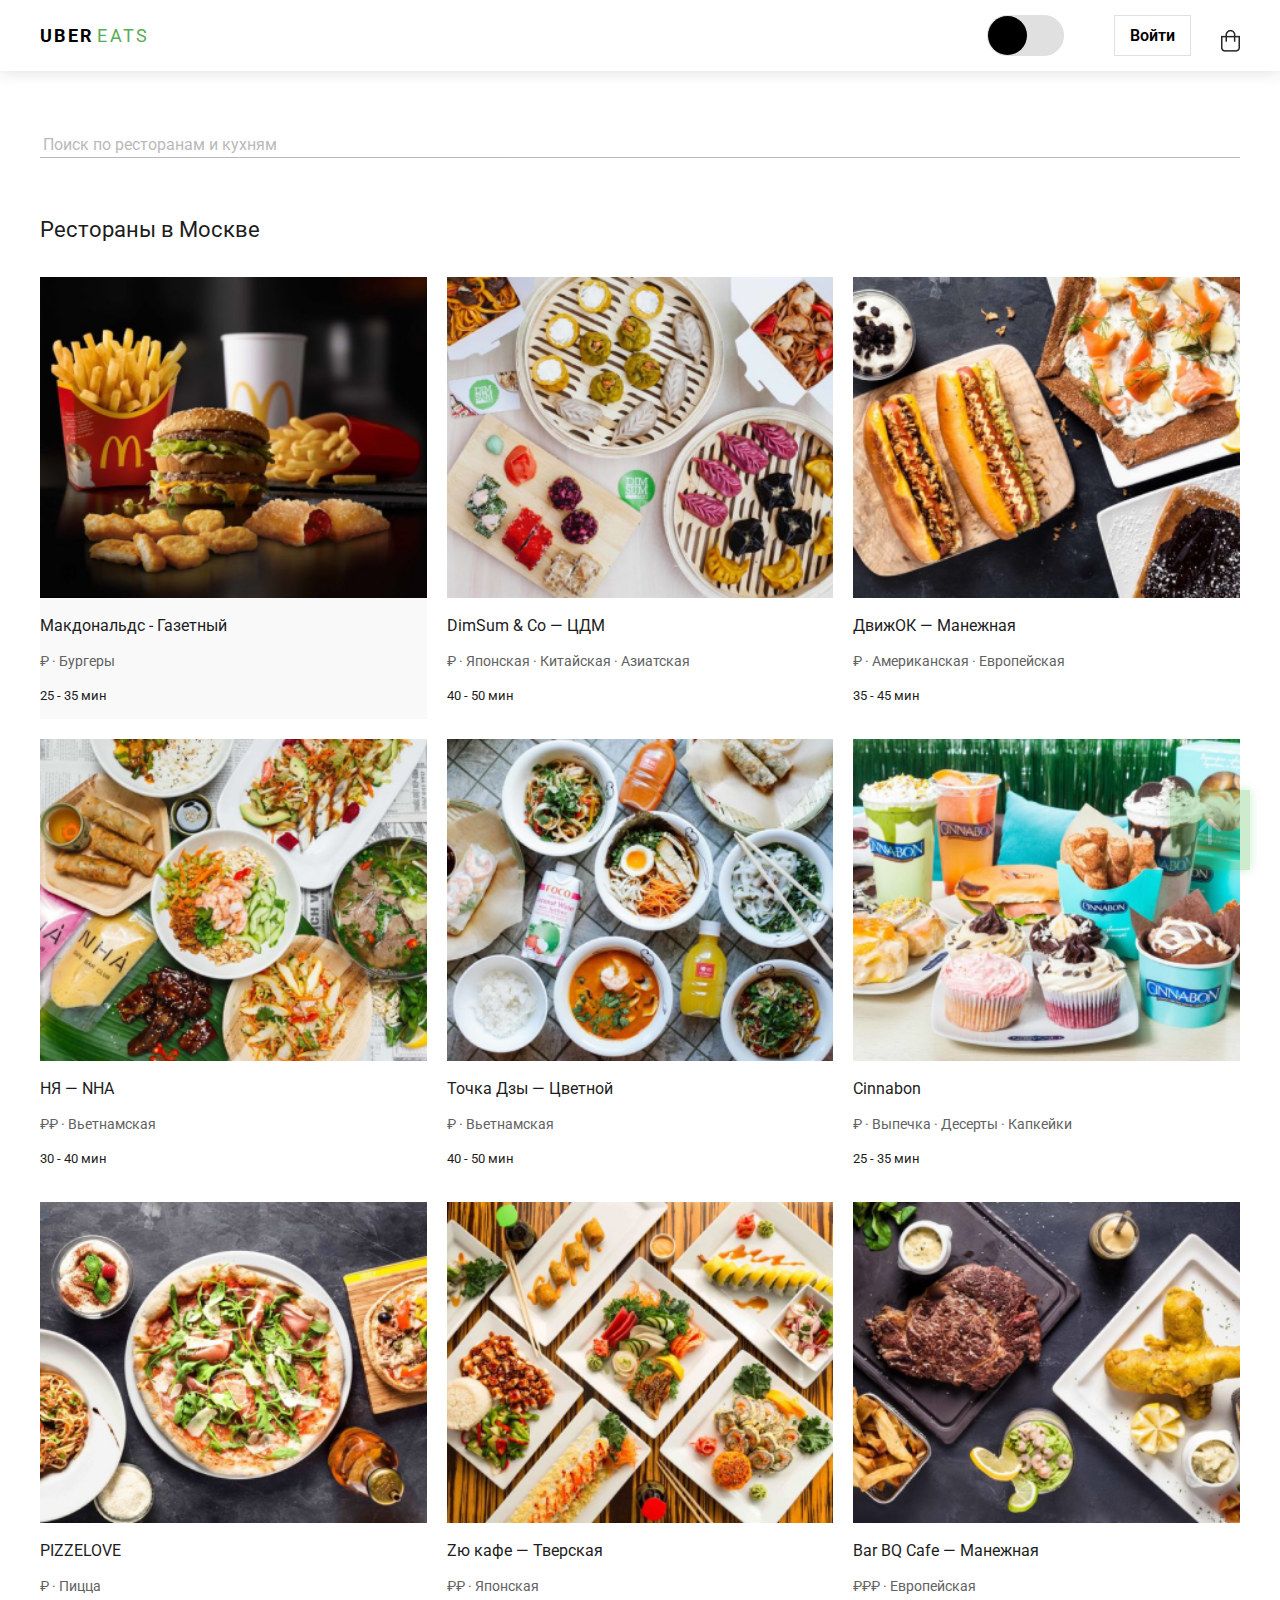
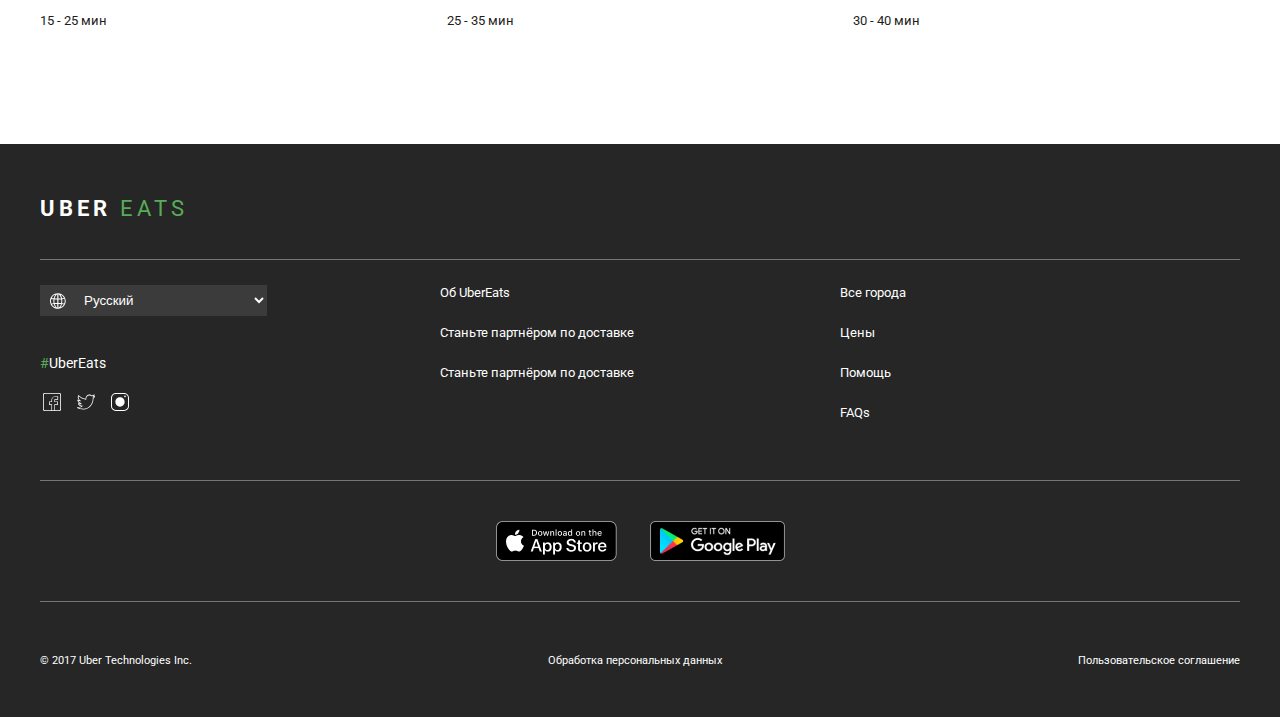
<file: index.html>
<!DOCTYPE html>
<html lang="ru">

<head>
	<title>UberEats</title>
	<meta charset="UTF-8">
	<meta name="format-detection" content="telephone=no">
	<link rel="stylesheet" href="css/style.css">
	<link rel="shortcut icon" href="favicon.ico">
	<link rel="stylesheet" href="https://use.fontawesome.com/releases/v5.8.1/css/all.css"
		integrity="sha384-50oBUHEmvpQ+1lW4y57PTFmhCaXp0ML5d60M1M7uH2+nqUivzIebhndOJK28anvf" crossorigin="anonymous">
	<meta name="viewport" content="width=device-width, initial-scale=1.0, maximum-scale=1.0, user-scalable=0">
</head>

<body>
	<div class="wrapper">
<header class="header">
	<div class="container">
		<div class="header__body">
			<div class="header__logo">
				<a href="/"><b>UBER</b><span class="logo__green">eats</span></a>
			</div>
			<div class="change-mode">
				<button class="change-mode__button"></button>
			</div>
			<div class="header__buttons">
			<button class="header__button"><a href="#">Войти</a></button>
			<button class="header__cart"><img src="img/icons/basket.png" alt=""></button>
		</div>
	</div>
	</div>
</header>		<main class="main">
			<div class="container">
				<div class="search">
					<input type="search" placeholder="Поиск по ресторанам и кухням">
				</div>
				<section class="section section__1">
					<h2 class="section__title title">Рестораны в Москве</h2>
					<div class="section__body ">
						<div class="card">
							<div class="card__image"><img src="img/fig1.png" alt="ресторан"></div>
							<h2 class="card__title">Макдональдс - Газетный</h2>
							<p class="card__description">&#8381; &#183; Бургеры</p>
							<p class="card__time">25 - 35 мин</p>
						</div>
						<div class="card">
							<div class="card__image"><img src="img/fig2.png" alt="ресторан"></div>
							<h2 class="card__title">DimSum & Co — ЦДМ</h2>
							<p class="card__description">&#8381; &#183; Японская &#183; Китайская &#183; Азиатская</p>
							<p class="card__time">40 - 50 мин</p>
						</div>
						<div class="card">
							<div class="card__image"><img src="img/fig3.png" alt="ресторан"></div>
							<h2 class="card__title">ДвижОК — Манежная</h2>
							<p class="card__description">&#8381; &#183; Американская &#183; Европейская</p>
							<p class="card__time">35 - 45 мин</p>
						</div>
						<div class="card">
							<div class="card__image"><img src="img/fig4.png" alt="ресторан"></div>
							<h2 class="card__title">НЯ — NHA</h2>
							<p class="card__description">&#8381;&#8381; &#183; Вьетнамская</p>
							<p class="card__time">30 - 40 мин</p>
						</div>
						<div class="card">
							<div class="card__image"><img src="img/fig5.png" alt="ресторан"></div>
							<h2 class="card__title">Точка Дзы — Цветной</h2>
							<p class="card__description">&#8381; &#183; Вьетнамская</p>
							<p class="card__time">40 - 50 мин</p>
						</div>
						<div class="card">
							<div class="card__image"><img src="img/fig6.png" alt="ресторан"></div>
							<h2 class="card__title">Cinnabon</h2>
							<p class="card__description">&#8381; &#183; Выпечка &#183; Десерты &#183; Капкейки</p>
							<p class="card__time">25 - 35 мин</p>
						</div>
						<div class="card">
							<div class="card__image"><img src="img/fig7.png" alt="ресторан"></div>
							<h2 class="card__title">PIZZELOVE</h2>
							<p class="card__description">&#8381; &#183; Пицца</p>
							<p class="card__time">15 - 25 мин</p>
						</div>
						<div class="card">
							<div class="card__image"><img src="img/fig8.png" alt="ресторан"></div>
							<h2 class="card__title">Zю кафе — Тверская</h2>
							<p class="card__description">&#8381;&#8381; &#183; Японская</p>
							<p class="card__time">25 - 35 мин</p>
						</div>
						<div class="card">
							<div class="card__image"><img src="img/fig9.png" alt="ресторан"></div>
							<h2 class="card__title">Bar BQ Cafe — Манежная</h2>
							<p class="card__description">&#8381;&#8381;&#8381; &#183; Европейская</p>
							<p class="card__time">30 - 40 мин</p>
						</div>
					</div>
				</section>
			</div>
			<div id="up">
				<span class="icon-arrow-up2"></span>
			</div>
		</main>
<footer class="footer">
	<div class="container">
		
			<div class="footer__logo">
				<a href="/"><b>UBER</b><span class="logo__green">&nbsp;eats</span></a>
			</div>
				<div class="footer__body">
				<div class="footer__links">
					<form action="#">
					<select name="language[]" id="language" class="footer__select">
						<option value="rus" selected>Русский</option>
						<option value="en">Английский</option>
					</select>
				</form>
					<p class="footer__hesh"><a href="#"><span class="green">#</span>UberEats</p>
					<ul class="footer__socials">
						<li class="footer__link"><a href="/" class="footer__f" target="_blanck"><img src="img/icons/facebook.svg" alt="f"></a></li>
						<li class="footer__link"><a href="/" class="footer__tw" target="_blanck"><img src="img/icons/twitter.svg" alt="t"></a></li>
						<li class="footer__link"><a href="/" class="footer__ins" target="_blanck"><img src="img/icons/instagram.svg" alt="ins"></a></li>
					</ul>
				</div>
				<nav class="footer__menu">
					<ul class="footer__list">
						<li><a href="/" class="footer__item">Об UberEats</a></li>
						<li><a href="/" class="footer__item">Станьте партнёром по доставке</a></li>
						<li><a href="/" class="footer__item">Станьте партнёром по доставке</a></li>
					</ul>
				</nav>
				<nav class="footer__menu">
				<div class="footer__list">
					<li><a href="/" class="footer__item">Все города</a></li>
					<li><a href="/" class="footer__item">Цены</a></li>
					<li><a href="/" class="footer__item">Помощь</a></li>
					<li><a href="/" class="footer__item">FAQs</a></li>
				</div>
				</nav>
			</div>
			<div class="footer__downloads">
				<a href="/"><img src="img/icons/AppStore.png" alt="AppStore"></a>
				<a href="/"><img src="img/icons/GP.png" alt="GooglePlay"></a>
			</div>
			<div class="footer__privacy">
				<p><a href="/">© 2017 Uber Technologies Inc.</a></p>
				<p><a href="/">Обработка персональных данных</a></p>
				<p><a href="/">Пользовательское соглашение</a></p>
			</div>
	</div>
</footer>	</div>

<script src="https://code.jquery.com/jquery-3.3.1.min.js"></script>
<!-- <script src="https://code.jquery.com/jquery-migrate-3.0.1.min.js"></script> -->
<!-- <script src="js/vendors.js"></script> -->
<script src="js/main.js"></script>
<!-- <script src="js/custom.js" ></script> -->
</body>

</html>
</file>
<file: css/style.css>
@charset "UTF-8";
@import url("https://fonts.googleapis.com/css2?family=Montserrat:wght@300;400;600;700;900&family=Roboto:ital,wght@0,300;0,400;0,700;0,900;1,400&display=swap");
@font-face {
	font-family: "icomoon";
	src: url("../fonts/icomoon.eot?n4zd6i");
	src: url("../fonts/icomoon.eot?n4zd6i#iefix") format("embedded-opentype"), url("../fonts/icomoon.ttf?n4zd6i") format("truetype"), url("../fonts/icomoon.woff?n4zd6i") format("woff"), url("../fonts/icomoon.svg?n4zd6i#icomoon") format("svg");
	font-weight: normal;
	font-style: normal;
	font-display: block;
}
[class^=icon-], [class*=" icon-"] {
	/* use !important to prevent issues with browser extensions that change fonts */
	font-family: "icomoon" !important;
	font-style: normal;
	font-weight: normal;
	font-variant: normal;
	text-transform: none;
	line-height: 1;
	/* Better Font Rendering =========== */
	-webkit-font-smoothing: antialiased;
	-moz-osx-font-smoothing: grayscale;
}

* {
	padding: 0px;
	margin: 0px;
	border: 0px;
}

*,
*:before,
*:after {
	-webkit-box-sizing: border-box;
	box-sizing: border-box;
}

:focus,
:active {
	outline: none;
}

a:focus,
a:active {
	outline: none;
}

aside,
nav,
footer,
header,
section {
	display: block;
}

html,
body {
	height: 100%;
	min-width: 320px;
}

body {
	line-height: 1;
	font-family: "Roboto", sans-serif;
	-ms-text-size-adjust: 100%;
	-moz-text-size-adjust: 100%;
	-webkit-text-size-adjust: 100%;
}

input,
button,
textarea {
	font-family: "Roboto", sans-serif;
}

input::-ms-clear {
	display: none;
}

button {
	cursor: pointer;
}

button::-moz-focus-inner {
	padding: 0;
	border: 0;
}

a,
a:visited {
	text-decoration: none;
}

a:hover {
	text-decoration: none;
}

ul li {
	list-style: none;
}

img {
	vertical-align: top;
}

h1,
h2,
h3,
h4,
h5,
h6 {
	font-weight: inherit;
	font-size: inherit;
}

body {
	background: #ffffff;
	color: #000;
	font-size: 14px;
	font-family: "Roboto", sans-serif;
}
body.lock {
	overflow: hidden;
}

.wrapper {
	position: relative;
	width: 100%;
	min-height: 100%;
	overflow: hidden;
	display: -webkit-box;
	display: -ms-flexbox;
	display: flex;
	-webkit-box-orient: vertical;
	-webkit-box-direction: normal;
	    -ms-flex-direction: column;
	        flex-direction: column;
}

.main {
	-webkit-box-flex: 1;
	    -ms-flex: 1 0 auto;
	        flex: 1 0 auto;
}

.container {
	max-width: 1200px;
	margin: 0 auto;
	width: 100%;
}
@media (max-width: 1212px) {
	.container {
		max-width: 974px;
	}
}
@media (max-width: 991.98px) {
	.container {
		max-width: 768px;
	}
}
@media (max-width: 800px) {
	.container {
		max-width: none;
		padding: 0 10px;
	}
}

.popup {
	position: fixed;
	width: 100%;
	height: 100%;
	background-color: rgba(0, 0, 0, 0.8);
	top: 0;
	left: 0;
	opacity: 0;
	visibility: hidden;
	overflow-y: auto;
	overflow-x: hidden;
	-webkit-transition: all 0.8s ease 0s;
	-o-transition: all 0.8s ease 0s;
	transition: all 0.8s ease 0s;
	z-index: 10;
}

.popup.open {
	opacity: 1;
	visibility: visible;
}

.popup.open .popup__content {
	-webkit-transform: perspective(600px) translate(0px, 0%) rotateX(0deg);
	        transform: perspective(600px) translate(0px, 0%) rotateX(0deg);
	opacity: 1;
}

.popup__area {
	position: absolute;
	width: 100%;
	height: 100%;
	top: 0;
	left: 0;
}

.popup__body {
	min-height: 100%;
	display: -webkit-box;
	display: -ms-flexbox;
	display: flex;
	-webkit-box-align: center;
	    -ms-flex-align: center;
	        align-items: center;
	-webkit-box-pack: center;
	    -ms-flex-pack: center;
	        justify-content: center;
	padding: 30px 10px;
	-webkit-transition: all 0.8s ease 0s;
	-o-transition: all 0.8s ease 0s;
	transition: all 0.8s ease 0s;
}

.popup__content {
	color: #000;
	max-width: 800px;
	padding: 30px;
	position: relative;
	-webkit-transition: all 0.8s ease 0s;
	-o-transition: all 0.8s ease 0s;
	transition: all 0.8s ease 0s;
	opacity: 0;
	-webkit-transform: perspective(600px) translate(0px, -100%) rotateX(45deg);
	        transform: perspective(600px) translate(0px, -100%) rotateX(45deg);
}

.popup__content_image {
	padding: 0;
}

.popup__image img {
	max-width: 100%;
	vertical-align: top;
}

.popup__close {
	position: absolute;
	right: 10px;
	top: 10px;
	font-size: 20px;
	color: #000;
	text-decoration: none;
}

.popup__title {
	font-size: 40px;
	margin: 0px 0px 1em 0px;
}

.popup-call {
	padding: 35px 30px 40px;
	width: 380px;
	height: 410px;
	background: #ffffff;
	-webkit-box-shadow: 0px 4px 16px 7px rgba(0, 0, 0, 0.25);
	        box-shadow: 0px 4px 16px 7px rgba(0, 0, 0, 0.25);
	border-radius: 16px;
	margin: 0 auto;
}
.popup-call__title {
	font-size: 18px;
	line-height: 28px;
	text-align: center;
	color: #421a01;
	margin: 0 0 30px;
}
.popup-call__input {
	width: 100%;
	height: 63px;
	margin: 0 0 20px;
	-webkit-box-shadow: inset 0px 3px 10px rgba(199, 199, 199, 0.25);
	        box-shadow: inset 0px 3px 10px rgba(199, 199, 199, 0.25);
	border-radius: 5px;
	padding: 0 0 0 40px;
	font-size: 14px;
	line-height: 28px;
}
.popup-call input[type=text] {
	background: url(../img/popup/name.png) 10px no-repeat, #f8f8f8;
}
.popup-call input[type=tel] {
	background: url(../img/popup/phone.png) 10px no-repeat, #f8f8f8;
}
.popup-call__submit {
	height: 66px;
	width: 100%;
	border-radius: 5px 5px 10px 10px;
	font-weight: bold;
	font-size: 12px;
	line-height: 27px;
}
@media (max-width: 1212px) {
	.popup-call {
		width: 321.11px;
		height: 359.35px;
		padding: 25px 17px 30px;
	}
	.popup-call__title {
		font-size: 16px;
	}
	.popup-call__input {
		height: 55.35px;
		padding: 0 0 0 30px;
	}
	.popup-call__submit {
		height: 57.99px;
	}
}
@media (max-width: 800px) {
	.popup-call {
		width: 253px;
		height: 387px;
		padding: 25px 17px 30px;
	}
	.popup-call__title {
		font-size: 15px;
		line-height: 140%;
	}
	.popup-call__input {
		height: 63px;
		padding: 0 0 0 35px;
	}
	.popup-call__submit {
		height: 53px;
		font-size: 10px;
		line-height: 28px;
	}
}

.header {
	position: relative;
	-webkit-box-shadow: 0px 0px 16px rgba(38, 38, 38, 0.16);
	        box-shadow: 0px 0px 16px rgba(38, 38, 38, 0.16);
}
.header__body {
	display: -webkit-box;
	display: -ms-flexbox;
	display: flex;
	font-size: 0;
	-webkit-box-pack: justify;
	    -ms-flex-pack: justify;
	        justify-content: space-between;
	-webkit-box-align: center;
	    -ms-flex-align: center;
	        align-items: center;
	padding: 15px 0;
}
.header__logo {
	-webkit-box-flex: 1;
	    -ms-flex: 1 0 auto;
	        flex: 1 0 auto;
}
.header__logo a {
	font-size: 18px;
	font-weight: 400;
	color: #000;
	text-transform: uppercase;
	letter-spacing: 2.3px;
}
.header__logo a .logo__green {
	color: #57AD56;
	margin: 0 0 0 3px;
}
.header__button {
	background: transparent;
	padding: 10px 15px;
	border: 1px solid #E0E0E0;
	margin: 0 30px 0 0;
}
.header__button a {
	color: #000;
	font-weight: 600;
	font-size: 16px;
}
.header__button.dark-mode a {
	color: #fff;
}
.header__cart {
	background: #fff;
}
@media (max-width: 1212px) {
	.header__logo a {
		font-size: 22px;
	}
	.header__phone {
		font-size: 16px;
	}
}
@media (max-width: 800px) {
	.header__menu {
		-webkit-box-ordinal-group: 0;
		    -ms-flex-order: -1;
		        order: -1;
	}
}
@media (max-width: 479.98px) {
	.header__button {
		padding: 7px 10px;
		margin: 0 15px 0 0;
	}
}

.menu {
	position: relative;
}
.menu__list {
	position: relative;
	display: -webkit-box;
	display: -ms-flexbox;
	display: flex;
	font-size: 0;
	z-index: 6;
}
.menu__list li {
	margin: 0 20px 0 0;
}
.menu__link {
	color: #fff;
	font-size: 18px;
	font-family: "Roboto", sans-serif;
	font-weight: 500;
}
@media (max-width: 1212px) {
	.menu__link {
		font-size: 16px;
	}
}
@media (max-width: 800px) {
	.menu__body {
		position: fixed;
		top: -100%;
		left: 0;
		width: 100%;
		height: 100%;
		padding: 100px 20px;
		z-index: 3;
		-webkit-transition: all 0.5s ease 0s;
		-o-transition: all 0.5s ease 0s;
		transition: all 0.5s ease 0s;
	}
	.menu__body.active {
		top: 0;
	}
	.menu__list {
		-webkit-box-orient: vertical;
		-webkit-box-direction: normal;
		    -ms-flex-direction: column;
		        flex-direction: column;
		margin: 0 auto;
	}
	.menu__list li {
		margin: 20px auto 0;
	}
}

.icon-menu {
	display: none;
	position: relative;
	top: 0;
	right: 0;
	width: 38px;
	height: 24px;
	cursor: pointer;
	z-index: 6;
}
.icon-menu span {
	-webkit-transition: all 0.3s ease 0s;
	-o-transition: all 0.3s ease 0s;
	transition: all 0.3s ease 0s;
	top: 10px;
	left: 0px;
	position: absolute;
	width: 100%;
	height: 3px;
	background-color: #fff;
}
.icon-menu span:first-child {
	top: 0px;
}
.icon-menu span:last-child {
	top: auto;
	bottom: 0px;
}
.icon-menu.active span {
	-ms-transform: scale(0);
	-webkit-transform: scale(0);
	transform: scale(0);
}
.icon-menu.active span:first-child {
	-ms-transform: rotate(-45deg);
	-webkit-transform: rotate(-45deg);
	transform: rotate(-45deg);
	top: 10px;
}
.icon-menu.active span:last-child {
	-ms-transform: rotate(45deg);
	-webkit-transform: rotate(45deg);
	transform: rotate(45deg);
	bottom: 11px;
}
@media (max-width: 800px) {
	.icon-menu {
		display: block;
	}
}
@media (max-width: 479.98px) {
	.icon-menu {
		width: 20px;
		height: 18px;
	}
	.icon-menu span {
		top: 8px;
		left: 0px;
		position: absolute;
		width: 100%;
		height: 2px;
		background-color: #fff;
	}
	.icon-menu span:first-child {
		top: 0px;
	}
	.icon-menu span:last-child {
		top: auto;
		bottom: 0px;
	}
	.icon-menu.active span {
		-ms-transform: scale(0);
		-webkit-transform: scale(0);
		transform: scale(0);
	}
	.icon-menu.active span:first-child {
		-ms-transform: rotate(-45deg);
		-webkit-transform: rotate(-45deg);
		transform: rotate(-45deg);
		top: 8px;
	}
	.icon-menu.active span:last-child {
		-ms-transform: rotate(45deg);
		-webkit-transform: rotate(45deg);
		transform: rotate(45deg);
		bottom: 8px;
	}
}

.change-mode {
	margin-right: 50px;
}
.change-mode__button {
	position: relative;
	width: 77px;
	height: 41px;
	border: 1px solid #E0E0E0;
	border-radius: 20px;
	background: #E0E0E0;
}
.change-mode__button::after {
	content: "";
	width: 39px;
	height: 39px;
	border-radius: 50%;
	background: #000000;
	position: absolute;
	left: 0;
	top: 0;
	-webkit-transition: all 0.3s ease-out 0.1s;
	-o-transition: all 0.3s ease-out 0.1s;
	transition: all 0.3s ease-out 0.1s;
}
.change-mode .active.change-mode__button::after {
	left: calc(100% - 39px);
	background: #ffffff;
}
@media (max-width: 479.98px) {
	.change-mode {
		margin-right: 15px;
	}
	.change-mode__button {
		width: 48px;
		height: 31px;
		border: 1px solid #E0E0E0;
		border-radius: 20px;
		background: #E0E0E0;
	}
	.change-mode__button::after {
		content: "";
		width: 29px;
		height: 29px;
		border-radius: 50%;
		background: #000000;
		position: absolute;
		left: 0;
		top: 0;
		-webkit-transition: all 0.3s ease-out 0.1s;
		-o-transition: all 0.3s ease-out 0.1s;
		transition: all 0.3s ease-out 0.1s;
	}
	.change-mode .active.change-mode__button::after {
		left: calc(100% - 29px);
	}
}

.footer {
	background: #262626;
	padding: 50px 0 50px;
	color: #fff;
}
.footer a {
	color: #fff;
}
.footer__logo {
	border-bottom: 1px solid #757575;
	padding: 0 0 35px;
}
.footer__logo a {
	text-transform: uppercase;
	font-size: 22px;
	line-height: 30px;
	letter-spacing: 4px;
}
.footer .logo__green, .footer .green {
	color: #57AD56;
}
.footer__body {
	display: -webkit-box;
	display: -ms-flexbox;
	display: flex;
	-webkit-box-pack: justify;
	    -ms-flex-pack: justify;
	        justify-content: space-between;
	border-bottom: 1px solid #757575;
	padding: 25px 0 35px;
}
.footer__links {
	-webkit-box-flex: 1;
	    -ms-flex: 1 0 33.33%;
	        flex: 1 0 33.33%;
}
.footer form {
	margin: 0 0 40px;
}
.footer__select {
	padding: 7px 10px 7px 40px;
	background: url(../img/icons/world.svg) 10px 8px no-repeat, #3B3B3B;
	width: 227px;
	color: #fff;
}
.footer__hesh {
	margin: 0 0 20px;
}
.footer__link {
	margin: 0 10px 0 0;
}
.footer__socials {
	display: -webkit-box;
	display: -ms-flexbox;
	display: flex;
}
.footer__menu {
	-webkit-box-flex: 1;
	    -ms-flex: 1 0 33.33%;
	        flex: 1 0 33.33%;
}
.footer__list {
	list-style: none;
}
.footer__list li {
	margin: 0 0 25px;
}
.footer__list li a {
	font-size: 13px;
	line-height: 15px;
}
.footer__downloads {
	border-bottom: 1px solid #757575;
	padding: 40px 0;
	text-align: center;
}
.footer__downloads a:first-of-type {
	display: inline-block;
	margin: 0 30px 0 0;
}
.footer__privacy {
	display: -webkit-box;
	display: -ms-flexbox;
	display: flex;
	-webkit-box-pack: justify;
	    -ms-flex-pack: justify;
	        justify-content: space-between;
	padding: 50px 0 0;
}
.footer__privacy a {
	font-size: 11px;
	line-height: 13px;
}

@media (max-width: 800px) {
	.footer__body {
		-ms-flex-wrap: wrap;
		    flex-wrap: wrap;
	}
	.footer__links {
		-webkit-box-flex: 1;
		    -ms-flex: 1 0 100%;
		        flex: 1 0 100%;
	}
	.footer__menu, .footer__links {
		margin: 0 0 25px;
	}
}
@media (max-width: 479.98px) {
	.footer__body {
		-webkit-box-orient: vertical;
		-webkit-box-direction: normal;
		    -ms-flex-direction: column;
		        flex-direction: column;
	}
	.footer__privacy {
		-webkit-box-orient: vertical;
		-webkit-box-direction: normal;
		    -ms-flex-direction: column;
		        flex-direction: column;
	}
	.footer__privacy p {
		margin: 0 0 20px;
	}
	.footer__privacy p:last-of-type {
		margin: 0;
	}
}

.dark-mode {
	background-color: #000000;
	color: #ffffff;
}
.dark-mode p {
	color: #ffffffff;
}
.dark-mode h2 {
	color: #ffffff91;
}

.title {
	font-family: Roboto;
	font-style: normal;
	font-weight: normal;
	font-size: 22px;
	line-height: 34px;
	color: #1D1D1D;
	margin: 0 0 30px;
}
.search {
	padding: 32px 0 0;
}
.search input {
	width: 100%;
	padding: 30px 3px 0;
	font-size: 16px;
	line-height: 24px;
	color: #626262;
	opacity: 0.5;
	border-bottom: 1px solid #757575;
	background: transparent;
}

.section {
	padding: 55px 0 100px;
}
.section__body {
	display: -ms-grid;
	display: grid;
	-ms-grid-columns: 1fr 20px 1fr 20px 1fr;
	grid-template-columns: repeat(3, 1fr);
	-ms-grid-rows: auto;
	grid-template-rows: auto;
	gap: 20px;
}
.section__body > *:nth-child(1) {
	-ms-grid-row: 1;
	-ms-grid-column: 1;
}
.section__body > *:nth-child(2) {
	-ms-grid-row: 1;
	-ms-grid-column: 3;
}
.section__body > *:nth-child(3) {
	-ms-grid-row: 1;
	-ms-grid-column: 5;
}
@media (max-width: 800px) {
	.section__body {
		-ms-grid-columns: (1fr)[2];
		grid-template-columns: repeat(2, 1fr);
	}
}
@media (max-width: 479.98px) {
	.section__body {
		-ms-grid-columns: (1fr)[1];
		grid-template-columns: repeat(1, 1fr);
	}
}

.card:first-of-type {
	background: #F9F9F9;
}
.card.dark-mode:first-of-type {
	background: #f9f9f91e;
}
.card__image {
	width: 100%;
}
.card__image img {
	width: 100%;
	height: auto;
}
.card__title {
	font-size: 16px;
	line-height: 24px;
	color: #1D1D1D;
	margin: 16px 0 0;
}
.card__description {
	font-size: 14px;
	line-height: 21px;
	color: #626262;
	margin: 13px 0 0;
}
.card__time {
	font-size: 13px;
	line-height: 21px;
	color: #1D1D1D;
	margin: 13px 0 13px;
}

#up {
	position: fixed;
	bottom: 30px;
	right: 30px;
	width: 80px;
	height: 80px;
	cursor: pointer;
	background-color: #59BD5A;
	-webkit-transition: background-color 0.3s;
	-o-transition: background-color 0.3s;
	transition: background-color 0.3s;
	border-style: none;
	-webkit-box-shadow: 0 0 10px #59BD5A;
	        box-shadow: 0 0 10px #59BD5A;
	opacity: 0.3;
	font-size: 30px;
	z-index: 100;
	text-align: center;
	padding: 27px 0 27px;
}

#up:hover,
#up:active,
#up.show {
	opacity: 1;
	background-color: #59BD5A;
}

#up.show {
	visibility: visible;
}

.icon-arrow-up2:before {
	content: "";
	color: #fff;
}
</file>
